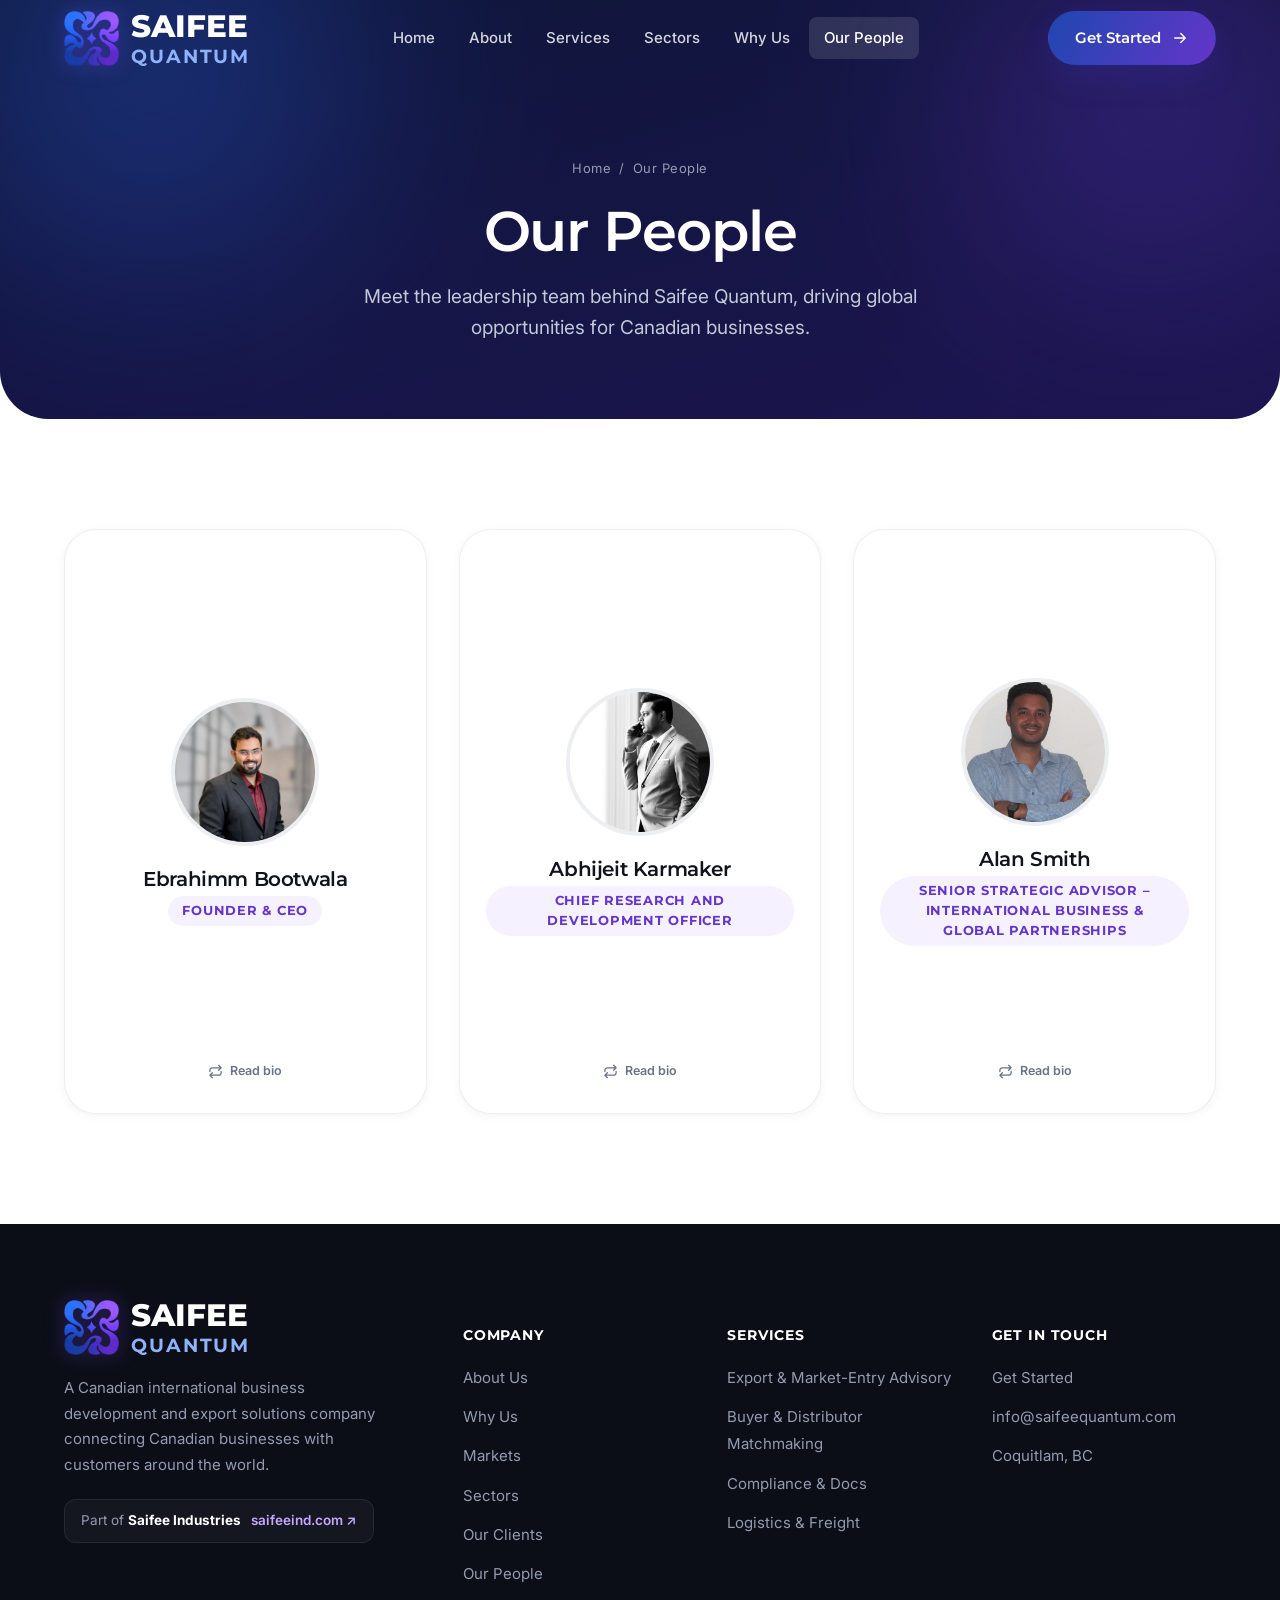
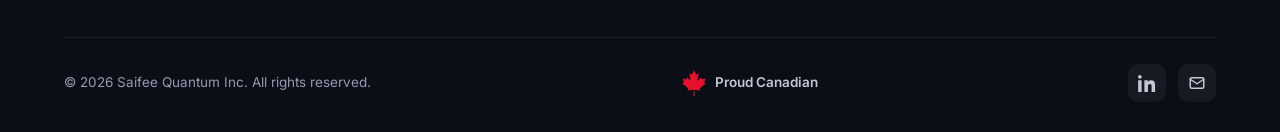
<file: our-people/index.html>
<!DOCTYPE html>
<html lang="en">
<head>
  <meta charset="UTF-8" />
  <meta name="viewport" content="width=device-width, initial-scale=1.0" />
  <title>Our People | Saifee Quantum</title>
  <meta name="description" content="Meet the leadership team behind Saifee Quantum: the people driving international business development for Canadian exporters." />
  <link rel="canonical" href="https://saifeequantum.com/our-people/" />
  <meta name="robots" content="index, follow" />
  <meta name="theme-color" content="#0b1b3a" />

  <!-- Open Graph -->
  <meta property="og:type" content="website" />
  <meta property="og:site_name" content="Saifee Quantum" />
  <meta property="og:title" content="Our People | Saifee Quantum" />
  <meta property="og:description" content="Meet the leadership team behind Saifee Quantum: the people driving international business development for Canadian exporters." />
  <meta property="og:url" content="https://saifeequantum.com/our-people/" />
  <meta property="og:image" content="https://saifeequantum.com/assets/img/og-banner.jpg" />
  <meta property="og:locale" content="en_CA" />

  <!-- Twitter Card -->
  <meta name="twitter:card" content="summary_large_image" />
  <meta name="twitter:title" content="Our People | Saifee Quantum" />
  <meta name="twitter:description" content="Meet the leadership team behind Saifee Quantum." />
  <meta name="twitter:image" content="https://saifeequantum.com/assets/img/og-banner.jpg" />

  <link rel="icon" href="../assets/img/logo-color.png" type="image/png" />
  <link rel="preconnect" href="https://fonts.googleapis.com" />
  <link rel="preconnect" href="https://fonts.gstatic.com" crossorigin />
  <link href="https://fonts.googleapis.com/css2?family=Inter:wght@400;500;600;700&family=Montserrat:wght@500;600;700;800&display=swap" rel="stylesheet" />
  <link rel="stylesheet" href="../assets/css/styles.css" />
</head>
<body>

  <!-- ============ NAV ============ -->
  <header class="nav">
    <div class="container nav__inner">
      <a class="brand" href="../index.html#home">
        <img class="brand__mark" src="../assets/img/logo-color.png" alt="Saifee Quantum" />
        <span class="brand__text">
          <span class="brand__name"><span class="brand__name-top">Saifee</span><b><span>Q</span><span>U</span><span>A</span><span>N</span><span>T</span><span>U</span><span>M</span></b></span>
        </span>
      </a>
      <nav class="nav-links">
        <a href="../index.html#home">Home</a>
        <a href="../index.html#about">About</a>
        <a href="../index.html#services">Services</a>
        <a href="../index.html#sectors">Sectors</a>
        <a href="../index.html#why-us">Why Us</a>
        <a href="./" class="active">Our People</a>
      </nav>
      <div class="nav__cta">
        <a href="../index.html#contact" class="btn btn--primary">Get Started
          <svg viewBox="0 0 24 24" fill="none" stroke="currentColor" stroke-width="2"><path d="M5 12h14M13 6l6 6-6 6" stroke-linecap="round" stroke-linejoin="round"/></svg>
        </a>
      </div>
      <button class="nav__toggle" aria-label="Menu"><span></span><span></span><span></span></button>
    </div>
  </header>

  <!-- ============ PAGE HEADER ============ -->
  <section class="pagehead">
    <div class="pagehead__mesh"><span></span><span></span></div>
    <div class="container">
      <div class="crumbs"><a href="../index.html#home">Home</a> / <span>Our People</span></div>
      <h1>Our People</h1>
      <p>Meet the leadership team behind Saifee Quantum, driving global opportunities for Canadian businesses.</p>
    </div>
  </section>

  <!-- ============ TEAM ============ -->
  <section class="section">
    <div class="container">
      <div class="team-grid">
        <article class="team-card" data-reveal>
          <div class="team-card-inner">
            <div class="team-card-front">
              <div class="team-card__intro">
                <div class="team-card__photo"><img src="../assets/img/Ebrahimm_bootwala.jpeg" alt="Ebrahimm Bootwala" /></div>
                <h3>Ebrahimm Bootwala</h3>
                <span class="team-card__role">Founder &amp; CEO</span>
              </div>
              <span class="team-card__hint"><svg viewBox="0 0 24 24" fill="none" stroke="currentColor" stroke-width="2"><path d="M17 2.1l4 4-4 4M3 12.1v-2a4 4 0 0 1 4-4h14M7 21.9l-4-4 4-4M21 11.9v2a4 4 0 0 1-4 4H3" stroke-linecap="round" stroke-linejoin="round"/></svg> Read bio</span>
            </div>
            <div class="team-card-back">
              <h4>Ebrahimm Bootwala, Founder &amp; CEO</h4>
              <p class="team-card__bio">Ebrahimm leads Saifee Quantum with a background that spans operations, systems engineering, and financial analysis across India and the US. He served as a Director of Operations at Saifee Industries, where he leads system implementation, streamlines operations, and applies AI/ML to process data, bringing Silicon Valley operational practices to a business with over 30 years of coating and plating expertise, including nickel plating, electropolishing, anodizing, and PVD coatings through its partnership with the Hylite Group (Poona PVD LLP). Ebrahimm spent four years as a Business Intelligence Analyst at Edelman Financial Engines in Santa Clara, California, and holds an MS in Industrial &amp; Systems Engineering from San Jose State University. Ebrahimm founded Saifee Quantum in Vancouver to bring that same combination: hands-on manufacturing and coatings expertise, systems and process discipline, and financial analysis experience, to Canadian businesses looking to grow internationally.</p>
            </div>
          </div>
        </article>
        <article class="team-card" data-reveal data-reveal-delay="1">
          <div class="team-card-inner">
            <div class="team-card-front">
              <div class="team-card__intro">
                <div class="team-card__photo"><img src="../assets/img/Abhijeet_karmaker.jpg" alt="Abhijeit Karmaker" /></div>
                <h3>Abhijeit Karmaker</h3>
                <span class="team-card__role">Chief Research and Development Officer</span>
              </div>
              <span class="team-card__hint"><svg viewBox="0 0 24 24" fill="none" stroke="currentColor" stroke-width="2"><path d="M17 2.1l4 4-4 4M3 12.1v-2a4 4 0 0 1 4-4h14M7 21.9l-4-4 4-4M21 11.9v2a4 4 0 0 1-4 4H3" stroke-linecap="round" stroke-linejoin="round"/></svg> Read bio</span>
            </div>
            <div class="team-card-back">
              <h4>Abhijeit Karmaker, Chief Research and Development Officer</h4>
              <p class="team-card__bio">Serves as Chief Research and Development Officer at Saifee Quantum, leading the company's technology infrastructure, market research, and product development functions. He brings a rigorous, systems-driven approach to building Saifee Quantum's export-import operations from the ground up, leading research into target markets and trade partnerships while architecting the company's internal tools and digital infrastructure with full-stack development expertise spanning cloud platforms. Based in Vancouver, BC, Abhijeit combines technical rigor with hands-on experience standing up operations for growing businesses.</p>
            </div>
          </div>
        </article>
        <article class="team-card" data-reveal data-reveal-delay="2">
          <div class="team-card-inner">
            <div class="team-card-front">
              <div class="team-card__intro">
                <div class="team-card__photo"><img src="../assets/img/shane_smith.jpeg" alt="Alan Smith" /></div>
                <h3>Alan Smith</h3>
                <span class="team-card__role">Senior Strategic Advisor – International Business &amp; Global Partnerships</span>
              </div>
              <span class="team-card__hint"><svg viewBox="0 0 24 24" fill="none" stroke="currentColor" stroke-width="2"><path d="M17 2.1l4 4-4 4M3 12.1v-2a4 4 0 0 1 4-4h14M7 21.9l-4-4 4-4M21 11.9v2a4 4 0 0 1-4 4H3" stroke-linecap="round" stroke-linejoin="round"/></svg> Read bio</span>
            </div>
            <div class="team-card-back">
              <h4>Alan Smith, Senior Strategic Advisor &ndash; International Business &amp; Global Partnerships</h4>
              <p class="team-card__bio">Alan Smith serves as Senior Strategic Advisor to Saifee Quantum Inc., providing strategic guidance on international business development, global partnerships, and organizational growth. With extensive experience working alongside businesses, governments, nonprofit organizations, and international stakeholders, Alan brings valuable expertise in stakeholder engagement, partnership development, organizational strategy, and sustainable growth. His international perspective supports Saifee Quantum's mission of building meaningful relationships and creating long-term business opportunities across global markets. Working closely with the leadership team, Alan provides strategic insight that strengthens the company's international network and supports market expansion initiatives.</p>
            </div>
          </div>
        </article>
      </div>
    </div>
  </section>

  <!-- ============ FOOTER ============ -->
  <footer class="footer">
    <div class="container">
      <div class="footer__top">
        <div>
          <a class="brand" href="../index.html#home">
            <img class="brand__mark" src="../assets/img/logo-color.png" alt="Saifee Quantum" />
            <span class="brand__text"><span class="brand__name"><span class="brand__name-top">Saifee</span><b><span>Q</span><span>U</span><span>A</span><span>N</span><span>T</span><span>U</span><span>M</span></b></span></span>
          </a>
          <p class="footer__about">A Canadian international business development and export solutions company connecting Canadian businesses with customers around the world.</p>
          <div class="footer__parent">
            <span>Part of <b>Saifee Industries</b></span>
            <a href="https://saifeeind.com/" target="_blank" rel="noopener">saifeeind.com ↗</a>
          </div>
        </div>
        <div>
          <h5>Company</h5>
          <ul>
            <li><a href="../index.html#about">About Us</a></li>
            <li><a href="../index.html#why-us">Why Us</a></li>
            <li><a href="../index.html#markets">Markets</a></li>
            <li><a href="../index.html#sectors">Sectors</a></li>
            <li><a href="../index.html#clients">Our Clients</a></li>
            <li><a href="./">Our People</a></li>
          </ul>
        </div>
        <div>
          <h5>Services</h5>
          <ul>
            <li><a href="../index.html#services">Export &amp; Market-Entry Advisory</a></li>
            <li><a href="../index.html#services">Buyer &amp; Distributor Matchmaking</a></li>
            <li><a href="../index.html#services">Compliance &amp; Docs</a></li>
            <li><a href="../index.html#services">Logistics &amp; Freight</a></li>
          </ul>
        </div>
        <div>
          <h5>Get in touch</h5>
          <ul>
            <li><a href="../index.html#contact">Get Started</a></li>
            <li><a href="mailto:info@saifeequantum.com">info@saifeequantum.com</a></li>
            <li><a href="../index.html#contact">Coquitlam, BC</a></li>
          </ul>
        </div>
      </div>
      <div class="footer__bottom">
        <span>© <span data-year>2026</span> Saifee Quantum Inc. All rights reserved.</span>
        <span class="footer__flag"><svg viewBox="500 360 3800 4110" xmlns="http://www.w3.org/2000/svg"><path d="m2490 4430-45-863a95 95 0 0 1 111-98l859 151-116-320a65 65 0 0 1 20-73l941-762-212-99a65 65 0 0 1-34-79l186-572-542 115a65 65 0 0 1-73-38l-105-247-423 454a65 65 0 0 1-111-57l204-1052-327 189a65 65 0 0 1-91-27l-332-652-332 652a65 65 0 0 1-91 27l-327-189 204 1052a65 65 0 0 1-111 57l-423-454-105 247a65 65 0 0 1-73 38l-542-115 186 572a65 65 0 0 1-34 79l-212 99 941 762a65 65 0 0 1 20 73l-116 320 859-151a95 95 0 0 1 111 98l-45 863z"/></svg> Proud Canadian</span>
        <div class="footer__social">
          <a href="https://www.linkedin.com/company/saifee-quantum/" target="_blank" rel="noopener" aria-label="LinkedIn"><svg viewBox="0 0 24 24" width="18" height="18" fill="currentColor"><path d="M4.98 3.5A2.5 2.5 0 1 1 0 3.5a2.5 2.5 0 0 1 4.98 0zM.2 8.4h4.6V24H.2zM8.5 8.4h4.4v2.1h.06c.6-1.1 2.1-2.3 4.3-2.3 4.6 0 5.5 3 5.5 6.9V24h-4.6v-6.9c0-1.6 0-3.7-2.3-3.7s-2.6 1.8-2.6 3.6V24H8.5z"/></svg></a>
          <a href="mailto:info@saifeequantum.com" aria-label="Email"><svg viewBox="0 0 24 24" width="18" height="18" fill="none" stroke="currentColor" stroke-width="2"><rect x="3" y="5" width="18" height="14" rx="2"/><path d="M3 7l9 6 9-6" stroke-linecap="round" stroke-linejoin="round"/></svg></a>
        </div>
      </div>
    </div>
  </footer>

  <script src="../assets/js/main.js"></script>
</body>
</html>
</file>
<file: assets/css/styles.css>
/* ============================================================
   SAIFEE QUANTUM — Design System
   Palette: Blue (trust) · Purple (intelligence) · Grey (sophistication)
   ============================================================ */

:root {
  /* Brand — Blue */
  --blue-900: #0a1a3f;
  --blue-800: #10245a;
  --blue-700: #17337e;
  --blue-600: #1f47b0;
  --blue-500: #2b5fe0;
  --blue-400: #5588f2;
  --blue-300: #8fb2f9;

  /* Brand — Purple */
  --violet-900: #241155;
  --violet-800: #331a76;
  --violet-700: #4a2699;
  --violet-600: #6435c9;
  --violet-500: #7c4dff;
  --violet-400: #a074ff;
  --violet-300: #c4a8ff;

  /* Neutral — Grey (slate) */
  --grey-950: #0b0e17;
  --grey-900: #12151f;
  --grey-800: #1b1f2c;
  --grey-700: #2a3040;
  --grey-600: #434a5e;
  --grey-500: #6b7387;
  --grey-400: #949bb0;
  --grey-300: #c2c8d6;
  --grey-200: #e2e6ef;
  --grey-100: #f1f3f8;
  --grey-50:  #f8f9fc;
  --white:    #ffffff;

  /* Semantic */
  --bg:            var(--white);
  --bg-alt:        #f2f3fa;
  --bg-deep:       var(--grey-950);
  --ink:           #10131c;
  --ink-soft:      var(--grey-600);
  --ink-faint:     var(--grey-500);
  --line:          rgba(30, 41, 82, 0.08);
  --line-strong:   rgba(30, 41, 82, 0.14);

  --brand:         var(--blue-600);
  --brand-2:       var(--violet-600);
  --grad-brand:    linear-gradient(120deg, var(--blue-600) 0%, var(--violet-600) 100%);
  --grad-brand-soft: linear-gradient(120deg, var(--blue-500) 0%, var(--violet-500) 100%);

  /* Typography — bold geometric display face, matching Saifee Industries' brand mark */
  --font-display: 'Montserrat', 'Inter', system-ui, sans-serif;
  --font-body: 'Inter', system-ui, -apple-system, 'Segoe UI', sans-serif;

  /* Radii & shadow — generous, soft rounding throughout */
  --r-sm: 14px;
  --r-md: 22px;
  --r-lg: 32px;
  --r-xl: 48px;
  --r-2xl: 64px;
  --shadow-sm: 0 2px 10px rgba(16, 24, 55, 0.05);
  --shadow-md: 0 10px 28px rgba(16, 24, 55, 0.08);
  --shadow-lg: 0 24px 56px rgba(16, 24, 55, 0.12);
  --shadow-brand: 0 14px 30px rgba(58, 62, 190, 0.18);

  --container: 1200px;
  --ease: cubic-bezier(0.22, 1, 0.36, 1);
}

/* ---------- Reset ---------- */
*, *::before, *::after { box-sizing: border-box; }
html { scroll-behavior: smooth; -webkit-text-size-adjust: 100%; }
body {
  margin: 0;
  font-family: var(--font-body);
  color: var(--ink);
  background: var(--bg);
  line-height: 1.6;
  font-size: 17px;
  -webkit-font-smoothing: antialiased;
  text-rendering: optimizeLegibility;
  overflow-x: hidden;
}
img { max-width: 100%; display: block; }
a { color: inherit; text-decoration: none; }
button { font-family: inherit; cursor: pointer; }
h1, h2, h3, h4 { font-family: var(--font-display); font-weight: 600; line-height: 1.1; letter-spacing: -0.02em; margin: 0; color: var(--ink); }
p { margin: 0; }

/* ---------- Layout ---------- */
.container { width: 100%; max-width: var(--container); margin: 0 auto; padding: 0 24px; }
.section { padding: 110px 0; position: relative; }
.section--tight { padding: 76px 0; }
.section--alt { background: var(--bg-alt); }
.section--deep { background: var(--bg-deep); color: var(--grey-200); }

.eyebrow {
  display: inline-flex; align-items: center; gap: 8px;
  font-family: var(--font-display);
  font-size: 13px; font-weight: 600; letter-spacing: 0.14em; text-transform: uppercase;
  color: var(--brand-2);
  margin-bottom: 18px;
}
.section--deep .eyebrow { color: var(--violet-300); }

.section-head { max-width: 720px; margin: 0 auto 60px; text-align: center; }
.section-head.left { margin-left: 0; text-align: left; }
.section-title { font-size: clamp(30px, 4vw, 46px); }
.section-title .grad { background: var(--grad-brand); -webkit-background-clip: text; background-clip: text; color: transparent; }
.section-sub { margin-top: 18px; font-size: 18px; color: var(--ink-soft); }
.section--deep .section-title { color: var(--white); }
.section--deep .section-sub { color: var(--grey-400); }

/* ---------- Buttons ---------- */
.btn {
  display: inline-flex; align-items: center; gap: 10px;
  font-family: var(--font-display); font-weight: 600; font-size: 15px;
  padding: 14px 26px; border-radius: 100px; border: 1px solid transparent;
  transition: transform .3s var(--ease), box-shadow .3s var(--ease), background .3s, color .3s;
  white-space: nowrap;
}
.btn svg { width: 18px; height: 18px; }
.btn--primary { background: var(--grad-brand); color: #fff; box-shadow: var(--shadow-brand); }
.btn--primary:hover { transform: translateY(-3px); box-shadow: 0 26px 54px rgba(58, 62, 190, 0.40); }
.btn--ghost { background: transparent; color: var(--ink); border-color: var(--line-strong); }
.btn--ghost:hover { border-color: var(--brand); color: var(--brand); transform: translateY(-2px); }
.btn--light { background: rgba(255,255,255,0.10); color: #fff; border-color: rgba(255,255,255,0.24); backdrop-filter: blur(6px); }
.btn--light:hover { background: rgba(255,255,255,0.18); transform: translateY(-2px); }
.btn--white { background: #fff; color: var(--blue-700); }
.btn--white:hover { transform: translateY(-3px); box-shadow: var(--shadow-lg); }

.link-arrow { display: inline-flex; align-items: center; gap: 7px; font-family: var(--font-display); font-weight: 600; font-size: 15px; color: var(--brand); }
.link-arrow svg { width: 16px; height: 16px; transition: transform .3s var(--ease); }
.link-arrow:hover svg { transform: translateX(5px); }

/* ============================================================
   NAVBAR
   ============================================================ */
.nav {
  position: fixed; top: 0; left: 0; right: 0; z-index: 100;
  transition: background .35s, box-shadow .35s, backdrop-filter .35s, border-color .35s;
  border-bottom: 1px solid transparent;
}
.nav__inner { display: flex; align-items: center; justify-content: space-between; height: 76px; }
.nav.scrolled {
  background: rgba(255, 255, 255, 0.82);
  backdrop-filter: saturate(180%) blur(18px);
  box-shadow: var(--shadow-sm);
  border-bottom-color: var(--line);
}
.brand { display: flex; align-items: flex-end; gap: 12px; flex-shrink: 0; }
.brand__mark { width: 55px; height: 55px; object-fit: contain; filter: brightness(1.2) saturate(1.15) drop-shadow(0 0 10px rgba(124, 77, 255, 0.35)); transition: filter .35s; }
.nav.scrolled .brand__mark { filter: none; }
.brand__text { display: flex; flex-direction: column; justify-content: flex-end; line-height: 1; }
.brand__name { display: flex; flex-direction: column; font-family: var(--font-display); letter-spacing: 0.005em; text-transform: uppercase; color: #fff; transition: color .35s; }
.nav.scrolled .brand__name { color: var(--ink); }
.brand__name-top { display: block; font-size: 31px; font-weight: 800; line-height: 1; }
.brand__name b { display: flex; justify-content: space-between; width: 100%; font-size: 19px; font-weight: 700; line-height: 1; color: var(--blue-300); margin-top: 5px; transition: color .35s; }
.nav.scrolled .brand__name b { color: var(--brand); }
.footer .brand__name b { color: var(--blue-300); }

.nav-links { display: flex; align-items: center; gap: 4px; flex-shrink: 0; }
.nav-links a {
  font-size: 15px; font-weight: 500; color: rgba(255, 255, 255, 0.82); white-space: nowrap;
  padding: 9px 15px; border-radius: 8px; transition: color .2s, background .2s;
}
.nav-links a:hover, .nav-links a.active { color: #fff; background: rgba(255, 255, 255, 0.12); }
.nav.scrolled .nav-links a { color: var(--grey-700); }
.nav.scrolled .nav-links a:hover, .nav.scrolled .nav-links a.active { color: var(--brand); background: rgba(43, 95, 224, 0.07); }
.nav__cta { display: flex; align-items: center; gap: 12px; flex-shrink: 0; }
.nav__toggle { display: none; flex-direction: column; gap: 5px; background: none; border: 0; padding: 8px; }
.nav__toggle span { width: 24px; height: 2px; background: #fff; border-radius: 2px; transition: .3s; }
.nav.scrolled .nav__toggle span { background: var(--ink); }

/* ============================================================
   HERO
   ============================================================ */
.hero {
  position: relative; padding: 168px 0 96px; overflow: hidden;
  background: linear-gradient(165deg, #0e1638 0%, #17205a 48%, #241a5e 100%);
  color: #fff;
  border-radius: 0 0 var(--r-2xl) var(--r-2xl);
}
.hero__mesh { position: absolute; inset: 0; overflow: hidden; z-index: 0; }
.hero__mesh span {
  position: absolute; border-radius: 50%; filter: blur(120px); opacity: 0.35;
  animation: float 18s ease-in-out infinite;
}
.hero__mesh span:nth-child(1) { width: 480px; height: 480px; background: var(--blue-500); top: -140px; left: -80px; }
.hero__mesh span:nth-child(2) { width: 420px; height: 420px; background: var(--violet-600); top: 20px; right: -100px; animation-delay: -5s; }
.hero__mesh span:nth-child(3) { width: 360px; height: 360px; background: var(--violet-500); bottom: -180px; left: 38%; animation-delay: -9s; }
@keyframes float { 0%,100% { transform: translate(0,0) scale(1); } 50% { transform: translate(30px,-30px) scale(1.08); } }
.hero__grid-overlay {
  position: absolute; inset: 0; z-index: 1; opacity: 0.35;
  background-image: linear-gradient(rgba(255,255,255,0.05) 1px, transparent 1px), linear-gradient(90deg, rgba(255,255,255,0.05) 1px, transparent 1px);
  background-size: 64px 64px;
  mask-image: radial-gradient(circle at 50% 30%, #000 0%, transparent 72%);
  -webkit-mask-image: radial-gradient(circle at 50% 30%, #000 0%, transparent 72%);
}
.hero .container { position: relative; z-index: 2; }
.hero__inner { max-width: 880px; margin: 0 auto; text-align: center; }
.hero h1 {
  font-size: clamp(38px, 6vw, 72px); color: #fff; line-height: 1.04;
}
.hero h1 .grad {
  background: linear-gradient(110deg, var(--blue-300), var(--violet-300));
  -webkit-background-clip: text; background-clip: text; color: transparent;
}
.hero__lede { margin: 26px auto 0; max-width: 620px; font-size: 20px; color: var(--grey-300); }
.hero__actions { margin-top: 40px; display: flex; gap: 14px; justify-content: center; flex-wrap: wrap; }
.hero__trust { margin-top: 56px; display: flex; gap: 40px; justify-content: center; flex-wrap: wrap; }
.hero__trust .item { text-align: center; }
.hero__trust .num { font-family: var(--font-display); font-size: 34px; font-weight: 700; background: linear-gradient(110deg,#fff,var(--blue-300)); -webkit-background-clip: text; background-clip: text; color: transparent; }
.hero__trust .lbl { font-size: 13px; color: var(--grey-400); letter-spacing: 0.04em; margin-top: 4px; }

/* ============================================================
   CARDS / GRIDS
   ============================================================ */
.grid { display: grid; gap: 26px; }
.grid-2 { grid-template-columns: repeat(2, 1fr); }
.grid-3 { grid-template-columns: repeat(3, 1fr); }
.grid-4 { grid-template-columns: repeat(4, 1fr); }

/* Capability cards (flip) */
.cap { position: relative; height: 360px; perspective: 1400px; }
.cap-inner { width: 100%; height: 100%; position: relative; transform-style: preserve-3d; transition: transform .6s var(--ease); }
.cap.is-flipped .cap-inner { transform: rotateY(180deg); }
@media (hover: hover) {
  .cap:hover .cap-inner { transform: rotateY(180deg); }
  .cap:hover .cap-front, .cap:hover .cap-back { box-shadow: var(--shadow-md); border-color: transparent; }
}
.cap-front, .cap-back {
  position: absolute; inset: 0; backface-visibility: hidden; overflow: hidden;
  background: var(--white); border: 1px solid var(--line); border-radius: var(--r-md);
  padding: 30px; transition: box-shadow .4s var(--ease), border-color .4s;
}
.cap-front::after { content: ""; position: absolute; left: 0; top: 0; height: 3px; width: 0; background: var(--grad-brand); transition: width .4s var(--ease); }
.cap:hover .cap-front::after, .cap.is-flipped .cap-front::after { width: 100%; }
.cap-back { transform: rotateY(180deg); overflow-y: auto; display: flex; flex-direction: column; justify-content: center; }
.cap__icon {
  width: 54px; height: 54px; border-radius: 14px; display: grid; place-items: center;
  background: linear-gradient(135deg, rgba(43,95,224,.12), rgba(124,77,255,.12));
  color: var(--brand-2); margin-bottom: 20px;
}
.cap__icon svg { width: 26px; height: 26px; }
.cap-front h3 { font-size: 20px; margin-bottom: 10px; }
.cap-back h4 { font-family: var(--font-display); font-size: 15px; font-weight: 700; color: var(--brand-2); margin-bottom: 10px; }
.cap-back p { font-size: 14px; color: var(--ink-soft); }
.cap__tag { display: inline-block; margin-top: 16px; font-size: 12px; font-weight: 600; letter-spacing: .05em; text-transform: uppercase; color: var(--brand); background: rgba(43,95,224,.08); padding: 5px 11px; border-radius: 100px; }
.cap__hint {
  position: absolute; left: 30px; bottom: 22px;
  display: inline-flex; align-items: center; gap: 7px;
  font-size: 12.5px; font-weight: 600; color: var(--ink-faint);
}
.cap__hint svg { width: 15px; height: 15px; }

/* Feature split */
.split { display: grid; grid-template-columns: 1fr 1fr; gap: 60px; align-items: center; }
.split.rev .split__media { order: 2; }
.split__body h2 { font-size: clamp(28px, 3.4vw, 40px); margin-bottom: 18px; }
.split__subhead { font-size: 20px; margin-bottom: 10px; }
.split__body p { color: var(--ink-soft); font-size: 17px; }
.feature-list { list-style: none; padding: 0; margin: 26px 0 30px; display: grid; gap: 14px; }
.feature-list li { display: flex; gap: 13px; align-items: flex-start; font-size: 16px; }
.feature-list .tick { flex: none; width: 24px; height: 24px; border-radius: 50%; background: var(--grad-brand); display: grid; place-items: center; margin-top: 1px; }
.feature-list .tick svg { width: 13px; height: 13px; color: #fff; }

.feature-list--grid { grid-template-columns: repeat(2, 1fr); }
.feature-list--grid li {
  align-items: center; font-size: 15.5px; font-weight: 500;
  background: var(--white); border: 1px solid var(--line); border-radius: var(--r-md);
  padding: 18px 20px; box-shadow: var(--shadow-sm); transition: box-shadow .3s var(--ease), transform .3s var(--ease);
}
.feature-list--grid li:hover { box-shadow: var(--shadow-md); transform: translateY(-3px); }
.feature-list--grid .tick { width: 30px; height: 30px; box-shadow: var(--shadow-brand); margin-top: 0; }
.feature-list--grid .tick svg { width: 15px; height: 15px; }
.split__media { position: relative; }
.media-card {
  border-radius: var(--r-lg); overflow: hidden; box-shadow: var(--shadow-lg);
  background: var(--grad-brand); aspect-ratio: 4/3.4; position: relative;
}

/* Quality / value cards */
.value {
  background: var(--white); border: 1px solid var(--line); border-radius: var(--r-md); padding: 28px;
  transition: box-shadow .4s, transform .4s;
}
.value:hover { box-shadow: var(--shadow-md); transform: translateY(-4px); }
.value__icon { width: 48px; height: 48px; border-radius: 12px; display: grid; place-items: center; background: var(--grad-brand); color: #fff; margin-bottom: 18px; }
.value__icon svg { width: 24px; height: 24px; }
.value h4 { font-size: 19px; margin-bottom: 10px; }
.value p { font-size: 15px; color: var(--ink-soft); }

/* Testimonial */
.quote {
  max-width: 860px; margin: 0 auto; text-align: center;
}
.quote__mark { font-family: var(--font-display); font-size: 80px; line-height: 0.5; color: var(--violet-300); }
.quote p { font-family: var(--font-display); font-size: clamp(22px,3vw,30px); font-weight: 500; line-height: 1.4; color: var(--ink); letter-spacing: -0.01em; }
.section--deep .quote p { color: #fff; }
.quote__who { margin-top: 26px; font-size: 15px; color: var(--ink-faint); }
.quote__who b { color: var(--brand-2); font-weight: 600; }

/* CTA band */
.cta-band {
  position: relative; overflow: hidden; border-radius: var(--r-xl);
  background: linear-gradient(120deg, var(--blue-700), var(--violet-700));
  padding: 68px 56px; text-align: center; color: #fff; box-shadow: var(--shadow-lg);
}
.cta-band::before { content:""; position:absolute; width:400px;height:400px; border-radius:50%; background: var(--violet-500); filter: blur(120px); opacity:.5; top:-160px; right:-80px; }
.cta-band::after { content:""; position:absolute; width:360px;height:360px; border-radius:50%; background: var(--blue-400); filter: blur(120px); opacity:.45; bottom:-180px; left:-60px; }
.cta-band > * { position: relative; z-index: 1; }
.cta-band h2 { font-size: clamp(28px,4vw,44px); color: #fff; }
.cta-band p { margin: 18px auto 32px; max-width: 560px; color: rgba(255,255,255,0.86); font-size: 18px; }
.cta-band .hero__actions { justify-content: center; }

/* ============================================================
   FOOTER
   ============================================================ */
.footer { background: var(--grey-950); color: var(--grey-400); padding: 76px 0 30px; }
.footer__top { display: grid; grid-template-columns: 1.6fr 1fr 1fr 1fr; gap: 40px; padding-bottom: 50px; border-bottom: 1px solid rgba(255,255,255,0.08); }
.footer .brand__name { color: #fff; }
.footer__about { margin-top: 20px; font-size: 15px; max-width: 320px; line-height: 1.7; }
.footer__parent { margin-top: 22px; display: inline-flex; align-items: center; gap: 10px; padding: 10px 16px; border-radius: 12px; background: rgba(255,255,255,0.04); border: 1px solid rgba(255,255,255,0.08); font-size: 13.5px; }
.footer__parent b { color: #fff; }
.footer__parent a { color: var(--violet-300); font-weight: 600; }
.footer h5 { font-family: var(--font-display); color: #fff; font-size: 14px; letter-spacing: 0.06em; text-transform: uppercase; margin-bottom: 18px; }
.footer ul { list-style: none; padding: 0; margin: 0; display: grid; gap: 12px; }
.footer ul a { font-size: 15px; color: var(--grey-400); transition: color .2s; }
.footer ul a:hover { color: var(--violet-300); }
.footer__bottom { display: flex; justify-content: space-between; align-items: center; padding-top: 26px; font-size: 13.5px; flex-wrap: wrap; gap: 14px; }
.footer__flag { display: inline-flex; align-items: center; gap: 8px; font-weight: 600; color: var(--grey-300); }
.footer__flag svg { width: 26px; height: 26px; fill: #e8112d; flex: none; }
.footer__social { display: flex; gap: 12px; }
.footer__social a { width: 38px; height: 38px; border-radius: 10px; display: grid; place-items: center; background: rgba(255,255,255,0.05); color: var(--grey-300); transition: .3s; }
.footer__social a:hover { background: var(--grad-brand); color: #fff; transform: translateY(-3px); }

/* ============================================================
   TEAM / PEOPLE GRID
   ============================================================ */
.team-grid { display: grid; grid-template-columns: repeat(3, 1fr); gap: 32px; }
.team-card { position: relative; height: 585px; perspective: 1400px; }
.team-card-inner { width: 100%; height: 100%; position: relative; transform-style: preserve-3d; transition: transform .6s var(--ease); }
.team-card.is-flipped .team-card-inner { transform: rotateY(180deg); }
@media (hover: hover) {
  .team-card:hover .team-card-inner { transform: rotateY(180deg); }
  .team-card:hover .team-card-front, .team-card:hover .team-card-back { box-shadow: var(--shadow-md); }
}
.team-card-front, .team-card-back {
  position: absolute; inset: 0; backface-visibility: hidden;
  background: var(--white); border: 1px solid var(--line); border-radius: var(--r-lg);
  padding: 32px 26px; box-shadow: var(--shadow-sm); transition: box-shadow .4s var(--ease);
  display: flex; flex-direction: column; align-items: center; justify-content: center; text-align: center;
}
.team-card-front { justify-content: space-between; }
.team-card__intro { margin: auto 0; }
.team-card__hint {
  display: inline-flex; align-items: center; gap: 7px; flex: none;
  font-size: 12.5px; font-weight: 600; color: var(--ink-faint);
}
.team-card__hint svg { width: 15px; height: 15px; }
.team-card-back { transform: rotateY(180deg); overflow-y: auto; justify-content: flex-start; text-align: left; }
.team-card__photo {
  width: 148px; height: 148px; border-radius: 50%; overflow: hidden; flex: none;
  margin: 0 auto 22px; border: 4px solid var(--line);
}
.team-card__photo img { width: 100%; height: 100%; object-fit: cover; object-position: center 15%; }
.team-card-front h3 { font-size: 20px; margin-bottom: 6px; }
.team-card__role {
  display: inline-block; font-family: var(--font-display); font-size: 12.5px; font-weight: 700;
  letter-spacing: .06em; text-transform: uppercase; color: var(--brand-2);
  background: rgba(124,77,255,.08); padding: 5px 14px; border-radius: 100px;
}
.team-card-back h4 { font-family: var(--font-display); font-size: 14px; font-weight: 700; color: var(--brand-2); margin-bottom: 10px; flex: none; }
.team-card__bio { font-size: 13.5px; line-height: 1.55; color: var(--ink-soft); }
.team-card__photo--placeholder { display: flex; align-items: center; justify-content: center; background: linear-gradient(135deg, rgba(43,95,224,.10), rgba(124,77,255,.10)); }
.team-card__photo--placeholder svg { width: 60px; height: 60px; color: var(--brand-2); }

/* ============================================================
   PAGE HEADER (interior pages)
   ============================================================ */
.pagehead {
  position: relative; overflow: hidden; padding: 154px 0 76px; color: #fff; text-align: center;
  background: linear-gradient(165deg, #0e1638, #1c1550);
  border-radius: 0 0 var(--r-xl) var(--r-xl);
}
.pagehead__mesh { position: absolute; inset: 0; z-index: 0; }
.pagehead__mesh span { position: absolute; border-radius: 50%; filter: blur(110px); opacity: .32; }
.pagehead__mesh span:nth-child(1){ width:420px;height:420px;background:var(--blue-500);top:-140px;left:-60px;}
.pagehead__mesh span:nth-child(2){ width:380px;height:380px;background:var(--violet-600);top:-80px;right:-60px;}
.pagehead .container { position: relative; z-index: 1; }
.pagehead h1 { font-size: clamp(34px,5vw,56px); color: #fff; }
.pagehead p { margin: 20px auto 0; max-width: 620px; color: var(--grey-300); font-size: 19px; }
.crumbs { display: inline-flex; gap: 8px; align-items: center; font-size: 13px; color: var(--grey-400); margin-bottom: 22px; letter-spacing: .04em; }
.crumbs a:hover { color: var(--violet-300); }

/* ============================================================
   VISION & MISSION
   ============================================================ */
.vm-grid { display: grid; grid-template-columns: repeat(2, 1fr); gap: 28px; }
.vm-card { background: var(--white); border: 1px solid var(--line); border-radius: var(--r-lg); padding: 38px; }
.vm-card p { font-family: var(--font-display); font-size: 19px; font-weight: 500; line-height: 1.55; color: var(--ink); }
.vm-card .eyebrow { font-size: 22px; letter-spacing: 0.04em; margin-bottom: 14px; }

/* ---------- Why-choose checklist (appended to Why Us stats) ---------- */
.why-list h3 { font-size: 20px; text-align: center; margin-bottom: 30px; }
.check-list { list-style: none; padding: 0; margin: 0; display: grid; grid-template-columns: repeat(3, 1fr); gap: 16px 34px; }
.check-list li { display: flex; gap: 12px; align-items: flex-start; font-size: 15.5px; font-weight: 500; color: var(--ink-soft); }
.check-list li svg { flex: none; width: 20px; height: 20px; margin-top: 2px; color: var(--brand); }

/* ---------- Service card sub-list (Market Research & Intelligence) ---------- */
.cap__list { list-style: none; margin: 14px 0 0; padding: 0; display: grid; gap: 9px; }
.cap__list li { font-size: 13.5px; line-height: 1.5; color: var(--ink-soft); padding-left: 15px; position: relative; }
.cap__list li::before { content: "\2013"; position: absolute; left: 0; color: var(--brand-2); font-weight: 700; }
.cap__list b { color: var(--ink); font-weight: 600; }

/* ============================================================
   MARKET SPECIALTY
   ============================================================ */
.region-grid { display: grid; grid-template-columns: repeat(auto-fit, minmax(190px, 1fr)); gap: 20px; }
.region-card {
  background: var(--white); border: 1px solid var(--line); border-radius: var(--r-md);
  overflow: hidden; text-align: center; transition: transform .3s var(--ease), box-shadow .3s var(--ease);
}
.region-card:hover { transform: translateY(-5px); box-shadow: var(--shadow-md); }
.region-card__photo { aspect-ratio: 4 / 3; overflow: hidden; }
.region-card__photo img { width: 100%; height: 100%; object-fit: cover; transition: transform .5s var(--ease); }
.region-card:hover .region-card__photo img { transform: scale(1.06); }
.region-card__body { padding: 20px; }
.region-card h4 { font-size: 16.5px; margin-bottom: 4px; }
.region-card span { font-size: 13px; color: var(--ink-faint); }
.region-credits { margin-top: 24px; font-size: 12px; color: var(--ink-faint); text-align: center; }
.region-credits a { color: var(--ink-faint); text-decoration: underline; }
.region-credits a:hover { color: var(--brand); }

/* ---------- Free Trade Agreements ---------- */
.fta-block { margin-top: 90px; }
.tag-row { display: flex; flex-wrap: wrap; gap: 10px; margin-top: 14px; }
.tag-row span {
  font-size: 13px; font-weight: 600; color: var(--brand); background: rgba(43,95,224,.08);
  padding: 7px 15px; border-radius: 100px;
}
.fta-side h4 { font-size: 15px; font-family: var(--font-display); color: var(--ink); }

/* ============================================================
   INDUSTRIES HONEYCOMB
   ============================================================ */
.hex-grid { --hex-w: 168px; --hex-h: calc(var(--hex-w) * 0.8667); display: flex; flex-direction: column; align-items: center; }
.hex-row { display: flex; }
.hex {
  width: var(--hex-w); height: var(--hex-h); flex: none;
  clip-path: polygon(25% 0%, 75% 0%, 100% 50%, 75% 100%, 25% 100%, 0% 50%);
  position: relative; perspective: 1000px;
}
.hex.is-flipped { z-index: 5; }
.hex-inner { width: 100%; height: 100%; position: relative; transform-style: preserve-3d; transition: transform .6s var(--ease); }
.hex.is-flipped .hex-inner { transform: rotateY(180deg); }
@media (hover: hover) {
  .hex:hover { z-index: 5; }
  .hex:hover .hex-inner { transform: rotateY(180deg); }
}
.hex-front, .hex-back {
  position: absolute; inset: 0; backface-visibility: hidden;
  clip-path: polygon(25% 0%, 75% 0%, 100% 50%, 75% 100%, 25% 100%, 0% 50%);
  display: flex; align-items: center; justify-content: center;
}
.hex-front { z-index: 2; }
.hex--dark .hex-front { background: linear-gradient(150deg, var(--grey-800), var(--grey-950)); }
.hex--accent .hex-front { background: var(--grad-brand); }
.hex-back {
  background: var(--grey-950); transform: rotateY(180deg);
  padding: 10px; text-align: center;
}
.hex-back span {
  font-family: var(--font-display); font-weight: 700; font-size: 12.5px;
  letter-spacing: .02em; text-transform: uppercase; color: #fff; line-height: 1.3;
}
.hex svg { width: 42px; height: 42px; color: #fff; }

/* ============================================================
   OUR CLIENTS
   ============================================================ */
.clients-grid { display: grid; grid-template-columns: repeat(3, 1fr); gap: 20px; }
.client-card {
  display: flex; align-items: center; justify-content: center; text-align: center;
  min-height: 108px; padding: 20px; border-radius: var(--r-md);
  background: var(--white); border: 1px solid var(--line);
  font-family: var(--font-display); font-weight: 700; font-size: 18px; color: var(--grey-600);
  transition: transform .3s var(--ease), box-shadow .3s var(--ease), color .3s, border-color .3s;
}
.client-card:hover { transform: translateY(-5px); box-shadow: var(--shadow-sm); color: var(--brand); border-color: transparent; }
.client-card img { max-width: 100%; max-height: 44px; object-fit: contain; }
.client-card--dark { background: linear-gradient(150deg, var(--grey-800), var(--grey-950)); border-color: transparent; }

/* Contact */
.contact-grid { display: grid; grid-template-columns: 1fr 1.1fr; gap: 56px; align-items: stretch; }
.contact-side { display: flex; flex-direction: column; }
.info-card { display: flex; gap: 16px; padding: 22px; border: 1px solid var(--line); border-radius: var(--r-md); margin-bottom: 16px; transition: box-shadow .3s; }
.info-card:hover { box-shadow: var(--shadow-sm); }
.info-card .ic { flex: none; width: 46px; height: 46px; border-radius: 12px; background: linear-gradient(135deg, rgba(43,95,224,.12), rgba(124,77,255,.12)); color: var(--brand-2); display: grid; place-items: center; }
.info-card .ic svg { width: 22px; height: 22px; }
.info-card h4 { font-size: 16px; margin-bottom: 4px; }
.info-card p { font-size: 14.5px; color: var(--ink-soft); }
.map-embed { border-radius: var(--r-md); overflow: hidden; border: 1px solid var(--line); flex: 1; min-height: 160px; }
.map-embed iframe { display: block; width: 100%; height: 100%; }
.form { background: var(--white); border: 1px solid var(--line); border-radius: var(--r-lg); padding: 34px; box-shadow: var(--shadow-md); }
.form-row { display: grid; grid-template-columns: 1fr 1fr; gap: 18px; }
.field { margin-bottom: 18px; }
.field label { display: block; font-size: 13.5px; font-weight: 600; color: var(--grey-700); margin-bottom: 8px; }
.field input, .field select, .field textarea {
  width: 100%; padding: 13px 15px; border: 1px solid var(--line-strong); border-radius: 12px;
  font-family: inherit; font-size: 15px; color: var(--ink); background: var(--grey-50); transition: border-color .2s, box-shadow .2s, background .2s;
}
.field input:focus, .field select:focus, .field textarea:focus { outline: none; border-color: var(--brand); background: #fff; box-shadow: 0 0 0 4px rgba(43,95,224,.12); }
.field textarea { resize: vertical; min-height: 120px; }
.form__note { font-size: 13px; color: var(--ink-faint); margin-top: 6px; }
.form__status {
  margin-top: 14px; padding: 14px 16px; border-radius: 12px; font-size: 14px; line-height: 1.5;
}
.form__status--ok { background: rgba(43,95,224,.08); border: 1px solid rgba(43,95,224,.18); color: var(--ink); }
.form__status--err { background: rgba(217,58,58,.08); border: 1px solid rgba(217,58,58,.2); color: #a12f2f; }
.form__fallback { margin-top: 14px; padding: 16px; border-radius: 12px; background: var(--grey-50); border: 1px solid var(--line); }
.form__fallback p { font-size: 13px; color: var(--ink-soft); margin-bottom: 10px; }
.form__fallback textarea {
  width: 100%; font-family: inherit; font-size: 13px; color: var(--ink-soft);
  padding: 10px 12px; border: 1px solid var(--line-strong); border-radius: 10px;
  background: #fff; resize: vertical; margin-bottom: 10px;
}

/* Anchor targets clear the sticky nav */
[id] { scroll-margin-top: 92px; }

/* Reveal animation */
[data-reveal] { opacity: 0; transform: translateY(28px); transition: opacity .7s var(--ease), transform .7s var(--ease); }
[data-reveal].in { opacity: 1; transform: none; }
[data-reveal-delay="1"] { transition-delay: .08s; }
[data-reveal-delay="2"] { transition-delay: .16s; }
[data-reveal-delay="3"] { transition-delay: .24s; }

/* ============================================================
   RESPONSIVE
   ============================================================ */
@media (max-width: 1040px) {
  .nav-links, .nav__cta .btn { display: none; }
  .nav__toggle { display: flex; }
  .nav.open .nav-links { display: flex; position: absolute; top: 76px; left: 0; right: 0; flex-direction: column; align-items: stretch; padding: 16px; gap: 6px; background: #fff; border-bottom: 1px solid var(--line); box-shadow: var(--shadow-md); }
  .nav.open .nav-links a { padding: 13px 16px; color: var(--grey-700); white-space: normal; }
  .nav.open .nav-links a:hover, .nav.open .nav-links a.active { color: var(--brand); background: rgba(43, 95, 224, 0.07); }
  .nav.open .nav__toggle span { background: var(--ink); }
}
@media (max-width: 980px) {
  .grid-3, .grid-4, .team-grid, .clients-grid { grid-template-columns: repeat(2, 1fr); }
  .split, .contact-grid { grid-template-columns: 1fr; gap: 40px; }
  .split.rev .split__media { order: 0; }
  .footer__top { grid-template-columns: 1fr 1fr; gap: 34px; }
  .vm-grid, .check-list, .feature-list--grid { grid-template-columns: 1fr; }
  .hex-grid { --hex-w: 100px; }
  .hex svg { width: 28px; height: 28px; }
  .hex-back { padding: 5px; }
  .hex-back span { font-size: 9px; }
}
@media (max-width: 720px) {
  .section { padding: 76px 0; }
  .grid-3, .grid-4, .grid-2, .form-row, .team-grid, .clients-grid { grid-template-columns: 1fr; }
  .hero__trust { gap: 26px; }
  .cta-band { padding: 46px 26px; }
  .footer__top { grid-template-columns: 1fr; }
  .hero { padding: 140px 0 90px; }
  .hex-grid { --hex-w: 50px; }
  .hex svg { width: 16px; height: 16px; }
  .hex-back { padding: 2px; }
  .hex-back span { font-size: 5.5px; }
}
</file>
